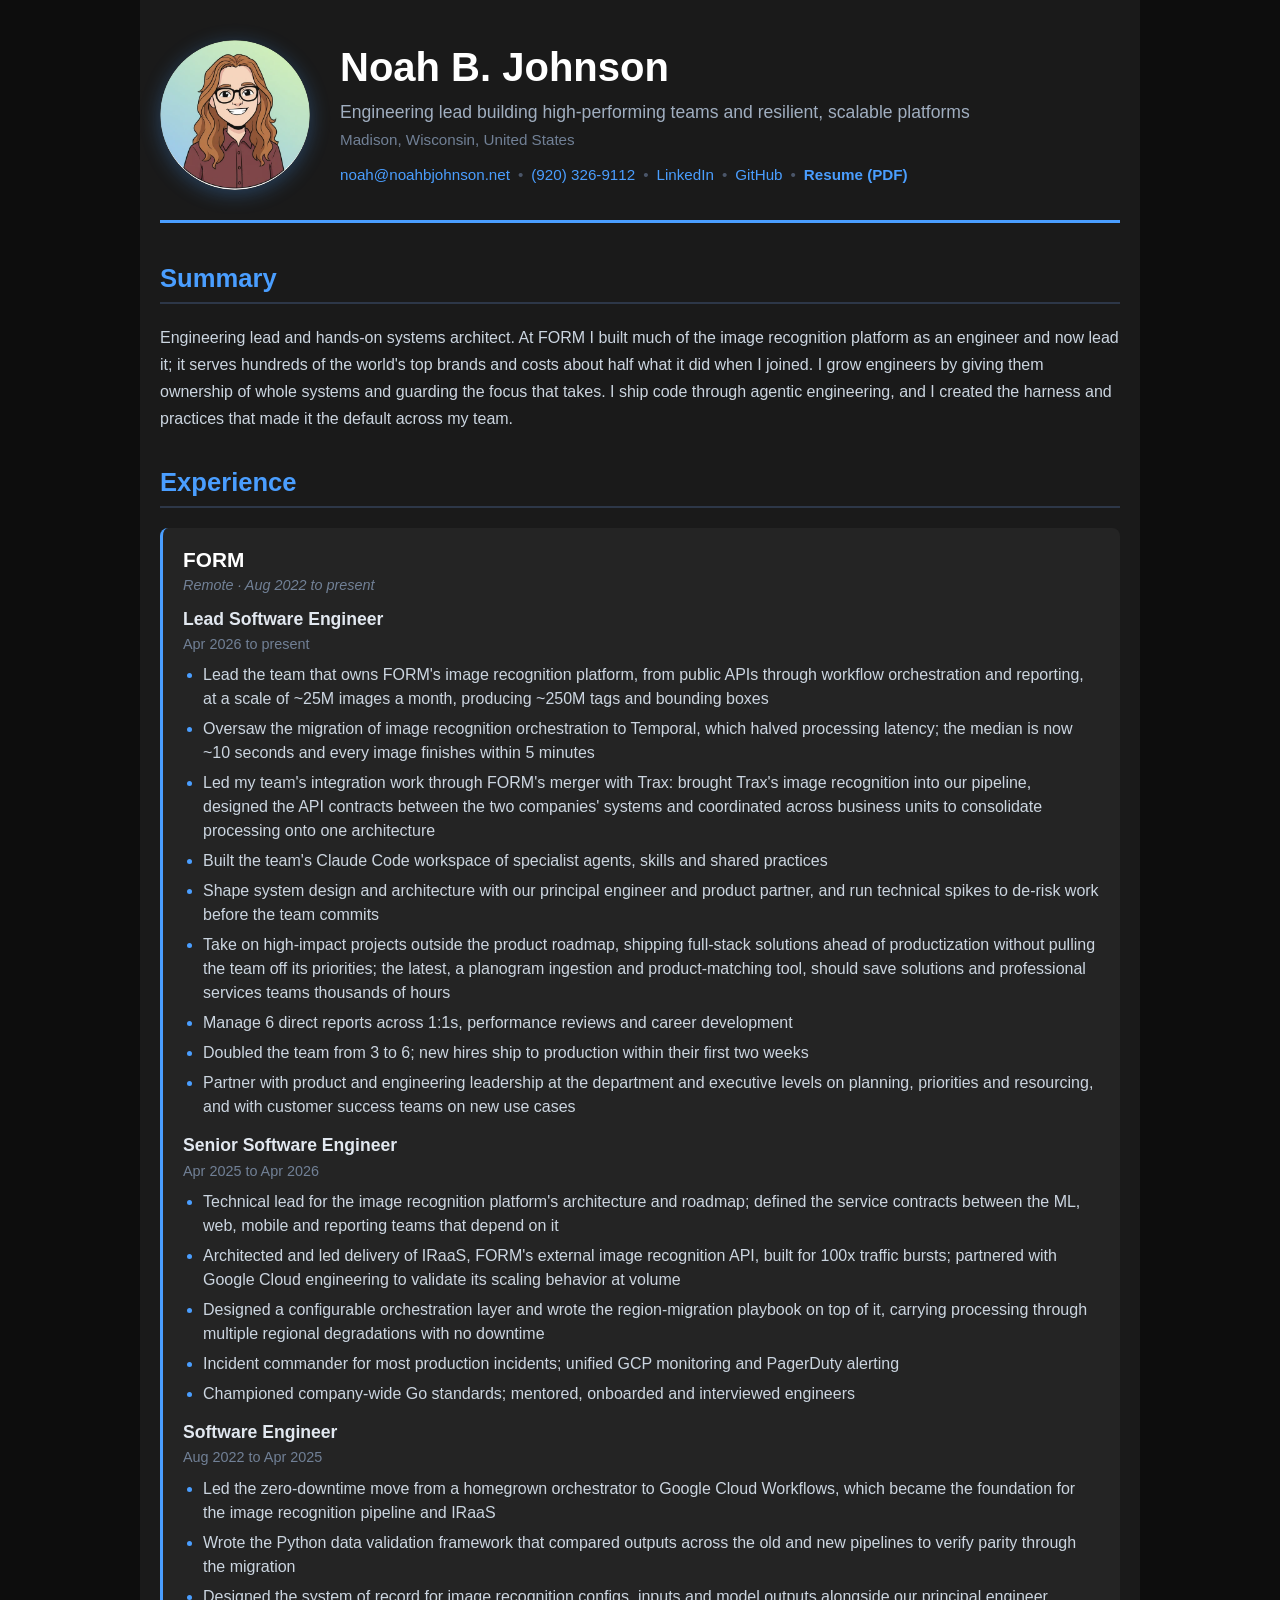
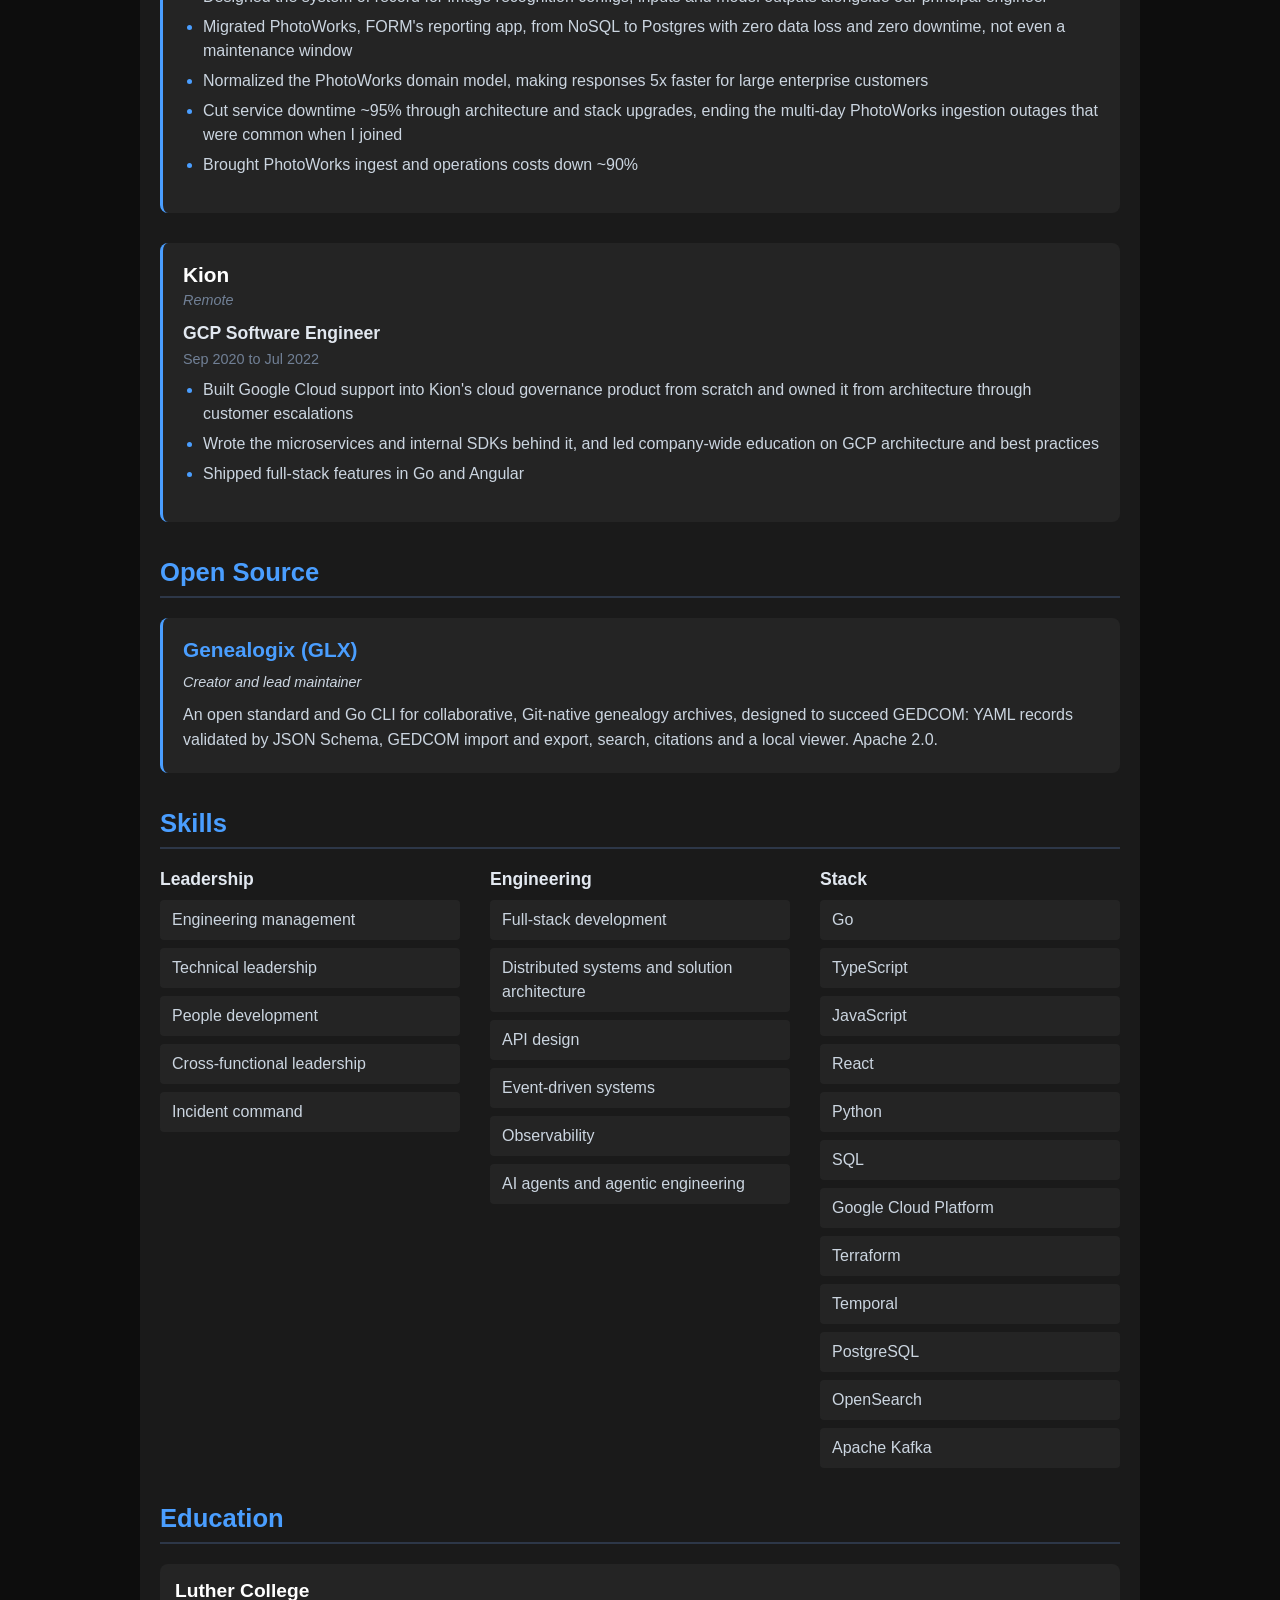
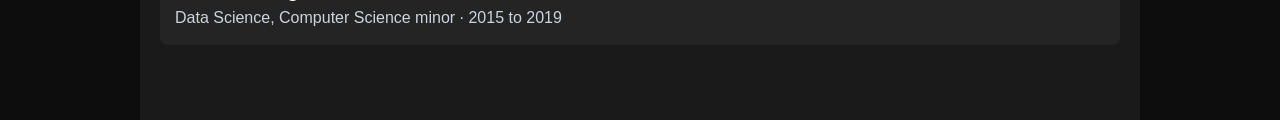
<file: index.html>
<!DOCTYPE html><html lang="en"> <head><meta charset="UTF-8"><meta name="viewport" content="width=device-width, initial-scale=1.0"><meta name="description" content="Noah B. Johnson is an engineering lead and hands-on systems architect in Madison, WI, building high-performing teams and resilient, scalable platforms."><meta name="author" content="Noah B. Johnson"><title>Noah B. Johnson | Engineering Lead</title><link rel="canonical" href="https://noahbjohnson.net/"><link rel="icon" type="image/png" href="/favicon.png"><!-- Link previews --><meta property="og:type" content="profile"><meta property="og:site_name" content="Noah B. Johnson"><meta property="og:title" content="Noah B. Johnson | Engineering Lead"><meta property="og:description" content="Noah B. Johnson is an engineering lead and hands-on systems architect in Madison, WI, building high-performing teams and resilient, scalable platforms."><meta property="og:url" content="https://noahbjohnson.net/"><meta property="og:image" content="https://noahbjohnson.net/og-image.png"><meta property="og:image:width" content="1200"><meta property="og:image:height" content="630"><meta property="profile:first_name" content="Noah"><meta property="profile:last_name" content="Johnson"><meta name="twitter:card" content="summary_large_image"><meta name="twitter:title" content="Noah B. Johnson | Engineering Lead"><meta name="twitter:description" content="Noah B. Johnson is an engineering lead and hands-on systems architect in Madison, WI, building high-performing teams and resilient, scalable platforms."><meta name="twitter:image" content="https://noahbjohnson.net/og-image.png"><script type="application/ld+json">{"@context":"https://schema.org","@type":"Person","name":"Noah B. Johnson","alternateName":"Noah Johnson","url":"https://noahbjohnson.net","image":"https://noahbjohnson.net/avatar.webp","jobTitle":"Lead Software Engineer","worksFor":{"@type":"Organization","name":"FORM"},"alumniOf":{"@type":"CollegeOrUniversity","name":"Luther College"},"address":{"@type":"PostalAddress","addressLocality":"Madison","addressRegion":"WI","addressCountry":"US"},"sameAs":["https://www.linkedin.com/in/noahbjohnson","https://github.com/noahbjohnson"]}</script><!-- Google Fonts --><link rel="preconnect" href="https://fonts.googleapis.com"><link rel="preconnect" href="https://fonts.gstatic.com" crossorigin><link href="https://fonts.googleapis.com/css2?family=Inconsolata:wght@400;700&family=Montserrat:wght@200;400;700&display=swap" rel="stylesheet"><!-- Bootstrap CSS --><link href="https://cdn.jsdelivr.net/npm/bootstrap@4.6.0/dist/css/bootstrap.min.css" rel="stylesheet" integrity="sha384-B0vP5xmATw1+K9KRQjQERJvTumQW0nPEzvF6L/Z6nronJ3oUOFUFpCjEUQouq2+l" crossorigin="anonymous"><link rel="stylesheet" href="/_astro/index.DfzQxj5A.css"></head> <body>  <div class="resume-container" data-astro-cid-pkbrgkzt> <header class="header" data-astro-cid-pkbrgkzt> <div class="header-content" data-astro-cid-pkbrgkzt> <img class="headshot" src="/avatar.webp" alt="Illustrated portrait of Noah B. Johnson" width="150" height="150" data-astro-cid-pkbrgkzt> <div class="header-text" data-astro-cid-pkbrgkzt> <h1 data-astro-cid-pkbrgkzt>Noah B. Johnson</h1> <p class="subtitle" data-astro-cid-pkbrgkzt>Engineering lead building high-performing teams and resilient, scalable platforms</p> <p class="location" data-astro-cid-pkbrgkzt>Madison, Wisconsin, United States</p> <div class="contact-info" data-astro-cid-pkbrgkzt> <a href="mailto:noah@noahbjohnson.net" data-astro-cid-pkbrgkzt>noah@noahbjohnson.net</a> <span class="separator" data-astro-cid-pkbrgkzt>•</span> <a href="tel:+19203269112" data-astro-cid-pkbrgkzt>(920) 326-9112</a> <span class="separator" data-astro-cid-pkbrgkzt>•</span> <a href="https://www.linkedin.com/in/noahbjohnson" target="_blank" rel="noopener" data-astro-cid-pkbrgkzt>LinkedIn</a> <span class="separator" data-astro-cid-pkbrgkzt>•</span> <a href="https://github.com/noahbjohnson" target="_blank" rel="noopener" data-astro-cid-pkbrgkzt>GitHub</a> <span class="separator" data-astro-cid-pkbrgkzt>•</span> <a class="resume-link" href="/resume/resume.pdf" target="_blank" rel="noopener" data-astro-cid-pkbrgkzt>Resume (PDF)</a> </div> </div> </div> </header> <section class="section" data-astro-cid-pkbrgkzt> <h2 data-astro-cid-pkbrgkzt>Summary</h2> <p class="summary" data-astro-cid-pkbrgkzt>Engineering lead and hands-on systems architect. At FORM I built much of the image recognition platform as an engineer and now lead it; it serves hundreds of the world's top brands and costs about half what it did when I joined. I grow engineers by giving them ownership of whole systems and guarding the focus that takes. I ship code through agentic engineering, and I created the harness and practices that made it the default across my team.</p> </section> <section class="section" data-astro-cid-pkbrgkzt> <h2 data-astro-cid-pkbrgkzt>Experience</h2> <div class="job" data-astro-cid-pkbrgkzt> <div class="job-header" data-astro-cid-pkbrgkzt> <div data-astro-cid-pkbrgkzt> <h3 data-astro-cid-pkbrgkzt><a class="employer-link" href="https://www.form.com" target="_blank" rel="noopener" data-astro-cid-pkbrgkzt>FORM</a></h3> <p class="tenure" data-astro-cid-pkbrgkzt>Remote · Aug 2022 to present</p> </div> </div> <div class="role" data-astro-cid-pkbrgkzt> <h4 data-astro-cid-pkbrgkzt>Lead Software Engineer</h4> <p class="date" data-astro-cid-pkbrgkzt>Apr 2026 to present</p> <ul data-astro-cid-pkbrgkzt> <li data-astro-cid-pkbrgkzt>Lead the team that owns FORM's image recognition platform, from public APIs through workflow orchestration and reporting, at a scale of ~25M images a month, producing ~250M tags and bounding boxes</li> <li data-astro-cid-pkbrgkzt>Oversaw the migration of image recognition orchestration to Temporal, which halved processing latency; the median is now ~10 seconds and every image finishes within 5 minutes</li> <li data-astro-cid-pkbrgkzt>Led my team's integration work through FORM's merger with Trax: brought Trax's image recognition into our pipeline, designed the API contracts between the two companies' systems and coordinated across business units to consolidate processing onto one architecture</li> <li data-astro-cid-pkbrgkzt>Built the team's Claude Code workspace of specialist agents, skills and shared practices</li> <li data-astro-cid-pkbrgkzt>Shape system design and architecture with our principal engineer and product partner, and run technical spikes to de-risk work before the team commits</li> <li data-astro-cid-pkbrgkzt>Take on high-impact projects outside the product roadmap, shipping full-stack solutions ahead of productization without pulling the team off its priorities; the latest, a planogram ingestion and product-matching tool, should save solutions and professional services teams thousands of hours</li> <li data-astro-cid-pkbrgkzt>Manage 6 direct reports across 1:1s, performance reviews and career development</li> <li data-astro-cid-pkbrgkzt>Doubled the team from 3 to 6; new hires ship to production within their first two weeks</li> <li data-astro-cid-pkbrgkzt>Partner with product and engineering leadership at the department and executive levels on planning, priorities and resourcing, and with customer success teams on new use cases</li> </ul> </div> <div class="role" data-astro-cid-pkbrgkzt> <h4 data-astro-cid-pkbrgkzt>Senior Software Engineer</h4> <p class="date" data-astro-cid-pkbrgkzt>Apr 2025 to Apr 2026</p> <ul data-astro-cid-pkbrgkzt> <li data-astro-cid-pkbrgkzt>Technical lead for the image recognition platform's architecture and roadmap; defined the service contracts between the ML, web, mobile and reporting teams that depend on it</li> <li data-astro-cid-pkbrgkzt>Architected and led delivery of IRaaS, FORM's external image recognition API, built for 100x traffic bursts; partnered with Google Cloud engineering to validate its scaling behavior at volume</li> <li data-astro-cid-pkbrgkzt>Designed a configurable orchestration layer and wrote the region-migration playbook on top of it, carrying processing through multiple regional degradations with no downtime</li> <li data-astro-cid-pkbrgkzt>Incident commander for most production incidents; unified GCP monitoring and PagerDuty alerting</li> <li data-astro-cid-pkbrgkzt>Championed company-wide Go standards; mentored, onboarded and interviewed engineers</li> </ul> </div> <div class="role" data-astro-cid-pkbrgkzt> <h4 data-astro-cid-pkbrgkzt>Software Engineer</h4> <p class="date" data-astro-cid-pkbrgkzt>Aug 2022 to Apr 2025</p> <ul data-astro-cid-pkbrgkzt> <li data-astro-cid-pkbrgkzt>Led the zero-downtime move from a homegrown orchestrator to Google Cloud Workflows, which became the foundation for the image recognition pipeline and IRaaS</li> <li data-astro-cid-pkbrgkzt>Wrote the Python data validation framework that compared outputs across the old and new pipelines to verify parity through the migration</li> <li data-astro-cid-pkbrgkzt>Designed the system of record for image recognition configs, inputs and model outputs alongside our principal engineer</li> <li data-astro-cid-pkbrgkzt>Migrated PhotoWorks, FORM's reporting app, from NoSQL to Postgres with zero data loss and zero downtime, not even a maintenance window</li> <li data-astro-cid-pkbrgkzt>Normalized the PhotoWorks domain model, making responses 5x faster for large enterprise customers</li> <li data-astro-cid-pkbrgkzt>Cut service downtime ~95% through architecture and stack upgrades, ending the multi-day PhotoWorks ingestion outages that were common when I joined</li> <li data-astro-cid-pkbrgkzt>Brought PhotoWorks ingest and operations costs down ~90%</li> </ul> </div> </div> <div class="job" data-astro-cid-pkbrgkzt> <div class="job-header" data-astro-cid-pkbrgkzt> <div data-astro-cid-pkbrgkzt> <h3 data-astro-cid-pkbrgkzt><a class="employer-link" href="https://kion.io" target="_blank" rel="noopener" data-astro-cid-pkbrgkzt>Kion</a></h3> <p class="tenure" data-astro-cid-pkbrgkzt>Remote</p> </div> </div> <div class="role" data-astro-cid-pkbrgkzt> <h4 data-astro-cid-pkbrgkzt>GCP Software Engineer</h4> <p class="date" data-astro-cid-pkbrgkzt>Sep 2020 to Jul 2022</p> <ul data-astro-cid-pkbrgkzt> <li data-astro-cid-pkbrgkzt>Built Google Cloud support into Kion's cloud governance product from scratch and owned it from architecture through customer escalations</li> <li data-astro-cid-pkbrgkzt>Wrote the microservices and internal SDKs behind it, and led company-wide education on GCP architecture and best practices</li> <li data-astro-cid-pkbrgkzt>Shipped full-stack features in Go and Angular</li> </ul> </div> </div> </section> <section class="section" data-astro-cid-pkbrgkzt> <h2 data-astro-cid-pkbrgkzt>Open Source</h2> <div class="job project" data-astro-cid-pkbrgkzt> <h3 data-astro-cid-pkbrgkzt><a href="https://github.com/genealogix/glx" target="_blank" rel="noopener" data-astro-cid-pkbrgkzt>Genealogix (GLX)</a></h3> <p class="tenure" data-astro-cid-pkbrgkzt>Creator and lead maintainer</p> <p data-astro-cid-pkbrgkzt>An open standard and Go CLI for collaborative, Git-native genealogy archives, designed to succeed GEDCOM: YAML records validated by JSON Schema, GEDCOM import and export, search, citations and a local viewer. Apache 2.0.</p> </div> </section> <section class="section" data-astro-cid-pkbrgkzt> <h2 data-astro-cid-pkbrgkzt>Skills</h2> <div class="skills-grid" data-astro-cid-pkbrgkzt> <div data-astro-cid-pkbrgkzt> <h4 data-astro-cid-pkbrgkzt>Leadership</h4> <ul class="skill-list" data-astro-cid-pkbrgkzt> <li data-astro-cid-pkbrgkzt>Engineering management</li> <li data-astro-cid-pkbrgkzt>Technical leadership</li> <li data-astro-cid-pkbrgkzt>People development</li> <li data-astro-cid-pkbrgkzt>Cross-functional leadership</li> <li data-astro-cid-pkbrgkzt>Incident command</li> </ul> </div> <div data-astro-cid-pkbrgkzt> <h4 data-astro-cid-pkbrgkzt>Engineering</h4> <ul class="skill-list" data-astro-cid-pkbrgkzt> <li data-astro-cid-pkbrgkzt>Full-stack development</li> <li data-astro-cid-pkbrgkzt>Distributed systems and solution architecture</li> <li data-astro-cid-pkbrgkzt>API design</li> <li data-astro-cid-pkbrgkzt>Event-driven systems</li> <li data-astro-cid-pkbrgkzt>Observability</li> <li data-astro-cid-pkbrgkzt>AI agents and agentic engineering</li> </ul> </div> <div data-astro-cid-pkbrgkzt> <h4 data-astro-cid-pkbrgkzt>Stack</h4> <ul class="skill-list" data-astro-cid-pkbrgkzt> <li data-astro-cid-pkbrgkzt>Go</li> <li data-astro-cid-pkbrgkzt>TypeScript</li> <li data-astro-cid-pkbrgkzt>JavaScript</li> <li data-astro-cid-pkbrgkzt>React</li> <li data-astro-cid-pkbrgkzt>Python</li> <li data-astro-cid-pkbrgkzt>SQL</li> <li data-astro-cid-pkbrgkzt>Google Cloud Platform</li> <li data-astro-cid-pkbrgkzt>Terraform</li> <li data-astro-cid-pkbrgkzt>Temporal</li> <li data-astro-cid-pkbrgkzt>PostgreSQL</li> <li data-astro-cid-pkbrgkzt>OpenSearch</li> <li data-astro-cid-pkbrgkzt>Apache Kafka</li> </ul> </div> </div> </section> <section class="section" data-astro-cid-pkbrgkzt> <h2 data-astro-cid-pkbrgkzt>Education</h2> <div class="education" data-astro-cid-pkbrgkzt> <h3 data-astro-cid-pkbrgkzt>Luther College</h3> <p data-astro-cid-pkbrgkzt>Data Science, Computer Science minor · 2015 to 2019</p> </div> </section> </div>  </body></html>
</file>
<file: _astro/index.DfzQxj5A.css>
.resume-container[data-astro-cid-pkbrgkzt]{max-width:1000px;margin:0 auto;padding:40px 20px;background-color:#1a1a1a;min-height:100vh}.header[data-astro-cid-pkbrgkzt]{margin-bottom:40px;padding-bottom:30px;border-bottom:3px solid #4a9eff}.header-content[data-astro-cid-pkbrgkzt]{display:flex;align-items:center;gap:30px}.headshot[data-astro-cid-pkbrgkzt]{width:150px;height:150px;min-width:150px;border-radius:50%;box-shadow:0 4px 20px #4a9eff4d}.header-text[data-astro-cid-pkbrgkzt] h1[data-astro-cid-pkbrgkzt]{margin:0 0 8px;font-size:2.5rem;color:#fff;font-weight:700}.subtitle[data-astro-cid-pkbrgkzt]{margin:0 0 4px;font-size:1.1rem;color:#a0aec0;font-weight:500}.location[data-astro-cid-pkbrgkzt]{margin:0 0 12px;color:#718096;font-size:.95rem}.contact-info[data-astro-cid-pkbrgkzt]{display:flex;flex-wrap:wrap;gap:8px;align-items:center;font-size:.95rem}.contact-info[data-astro-cid-pkbrgkzt] a[data-astro-cid-pkbrgkzt]{color:#4a9eff;text-decoration:none;transition:color .2s}.contact-info[data-astro-cid-pkbrgkzt] a[data-astro-cid-pkbrgkzt]:hover{color:#7b68ee;text-decoration:underline}.separator[data-astro-cid-pkbrgkzt]{color:#4a5568}.section[data-astro-cid-pkbrgkzt]{margin-bottom:35px}.section[data-astro-cid-pkbrgkzt] h2[data-astro-cid-pkbrgkzt]{font-size:1.6rem;color:#4a9eff;margin-bottom:20px;padding-bottom:8px;border-bottom:2px solid #2d3748;font-weight:600}.job[data-astro-cid-pkbrgkzt]{margin-bottom:30px;padding:20px;background-color:#242424;border-radius:8px;border-left:3px solid #4a9eff;transition:transform .2s,box-shadow .2s}.job[data-astro-cid-pkbrgkzt]:hover{transform:translate(4px);box-shadow:0 4px 12px #4a9eff1a}.job-header[data-astro-cid-pkbrgkzt]{display:flex;justify-content:space-between;align-items:flex-start;margin-bottom:12px}.job[data-astro-cid-pkbrgkzt] h3[data-astro-cid-pkbrgkzt]{font-size:1.3rem;color:#fff;margin:0;font-weight:600}.tenure[data-astro-cid-pkbrgkzt]{font-size:.9rem;color:#718096;margin:2px 0 0;font-style:italic}.role[data-astro-cid-pkbrgkzt]{margin-bottom:16px;padding-left:0}.role[data-astro-cid-pkbrgkzt] h4[data-astro-cid-pkbrgkzt]{font-size:1.1rem;color:#e2e8f0;margin:0 0 4px;font-weight:600}.date[data-astro-cid-pkbrgkzt]{font-size:.9rem;color:#718096;margin:0 0 4px}.location-text[data-astro-cid-pkbrgkzt]{font-size:.9rem;color:#718096;margin:0 0 8px;font-style:italic}.description[data-astro-cid-pkbrgkzt]{margin:8px 0;line-height:1.6;color:#cbd5e0}.job[data-astro-cid-pkbrgkzt] ul[data-astro-cid-pkbrgkzt]{margin:8px 0 0;padding-left:20px}.job[data-astro-cid-pkbrgkzt] li[data-astro-cid-pkbrgkzt]{margin-bottom:6px;line-height:1.5;color:#cbd5e0}.job[data-astro-cid-pkbrgkzt] li[data-astro-cid-pkbrgkzt]::marker{color:#4a9eff}.education[data-astro-cid-pkbrgkzt]{margin-bottom:15px;padding:15px;background-color:#242424;border-radius:8px}.education[data-astro-cid-pkbrgkzt] h3[data-astro-cid-pkbrgkzt]{font-size:1.2rem;color:#fff;margin:0 0 4px;font-weight:600}.education[data-astro-cid-pkbrgkzt] p[data-astro-cid-pkbrgkzt]{margin:0;color:#cbd5e0}.skills-grid[data-astro-cid-pkbrgkzt]{display:grid;grid-template-columns:repeat(auto-fit,minmax(250px,1fr));gap:30px}.skills-grid[data-astro-cid-pkbrgkzt] h4[data-astro-cid-pkbrgkzt]{font-size:1.1rem;color:#e2e8f0;margin:0 0 10px;font-weight:600}.skill-list[data-astro-cid-pkbrgkzt]{list-style:none;padding:0;margin:0}.skill-list[data-astro-cid-pkbrgkzt] li[data-astro-cid-pkbrgkzt]{padding:8px 12px;color:#cbd5e0;background-color:#242424;border-radius:4px;margin-bottom:8px;transition:background-color .2s}.skill-list[data-astro-cid-pkbrgkzt] li[data-astro-cid-pkbrgkzt]:hover{background-color:#2d3748}.skill-list[data-astro-cid-pkbrgkzt] li[data-astro-cid-pkbrgkzt]:last-child{margin-bottom:0}.contact-info[data-astro-cid-pkbrgkzt] .resume-link[data-astro-cid-pkbrgkzt]{font-weight:600}.employer-link[data-astro-cid-pkbrgkzt]{color:inherit;text-decoration:none}.employer-link[data-astro-cid-pkbrgkzt]:hover{color:#4a9eff;text-decoration:underline}.project[data-astro-cid-pkbrgkzt] p[data-astro-cid-pkbrgkzt]{margin:8px 0 0;line-height:1.6;color:#cbd5e0}.project[data-astro-cid-pkbrgkzt] a[data-astro-cid-pkbrgkzt]{color:#4a9eff}.summary[data-astro-cid-pkbrgkzt]{line-height:1.7}@media(max-width:768px){.header-content[data-astro-cid-pkbrgkzt]{flex-direction:column;text-align:center}.header-text[data-astro-cid-pkbrgkzt] h1[data-astro-cid-pkbrgkzt]{font-size:2rem}.contact-info[data-astro-cid-pkbrgkzt]{justify-content:center}.headshot[data-astro-cid-pkbrgkzt]{width:120px;height:120px;min-width:120px}.skills-grid[data-astro-cid-pkbrgkzt]{grid-template-columns:1fr}.job[data-astro-cid-pkbrgkzt]{padding:15px}}body{margin:0;padding:0;font-family:-apple-system,BlinkMacSystemFont,Segoe UI,Roboto,Oxygen,Ubuntu,Cantarell,Fira Sans,Droid Sans,Helvetica Neue,sans-serif;-webkit-font-smoothing:antialiased;-moz-osx-font-smoothing:grayscale;background-color:#0d0d0d;color:#cbd5e0}
</file>
